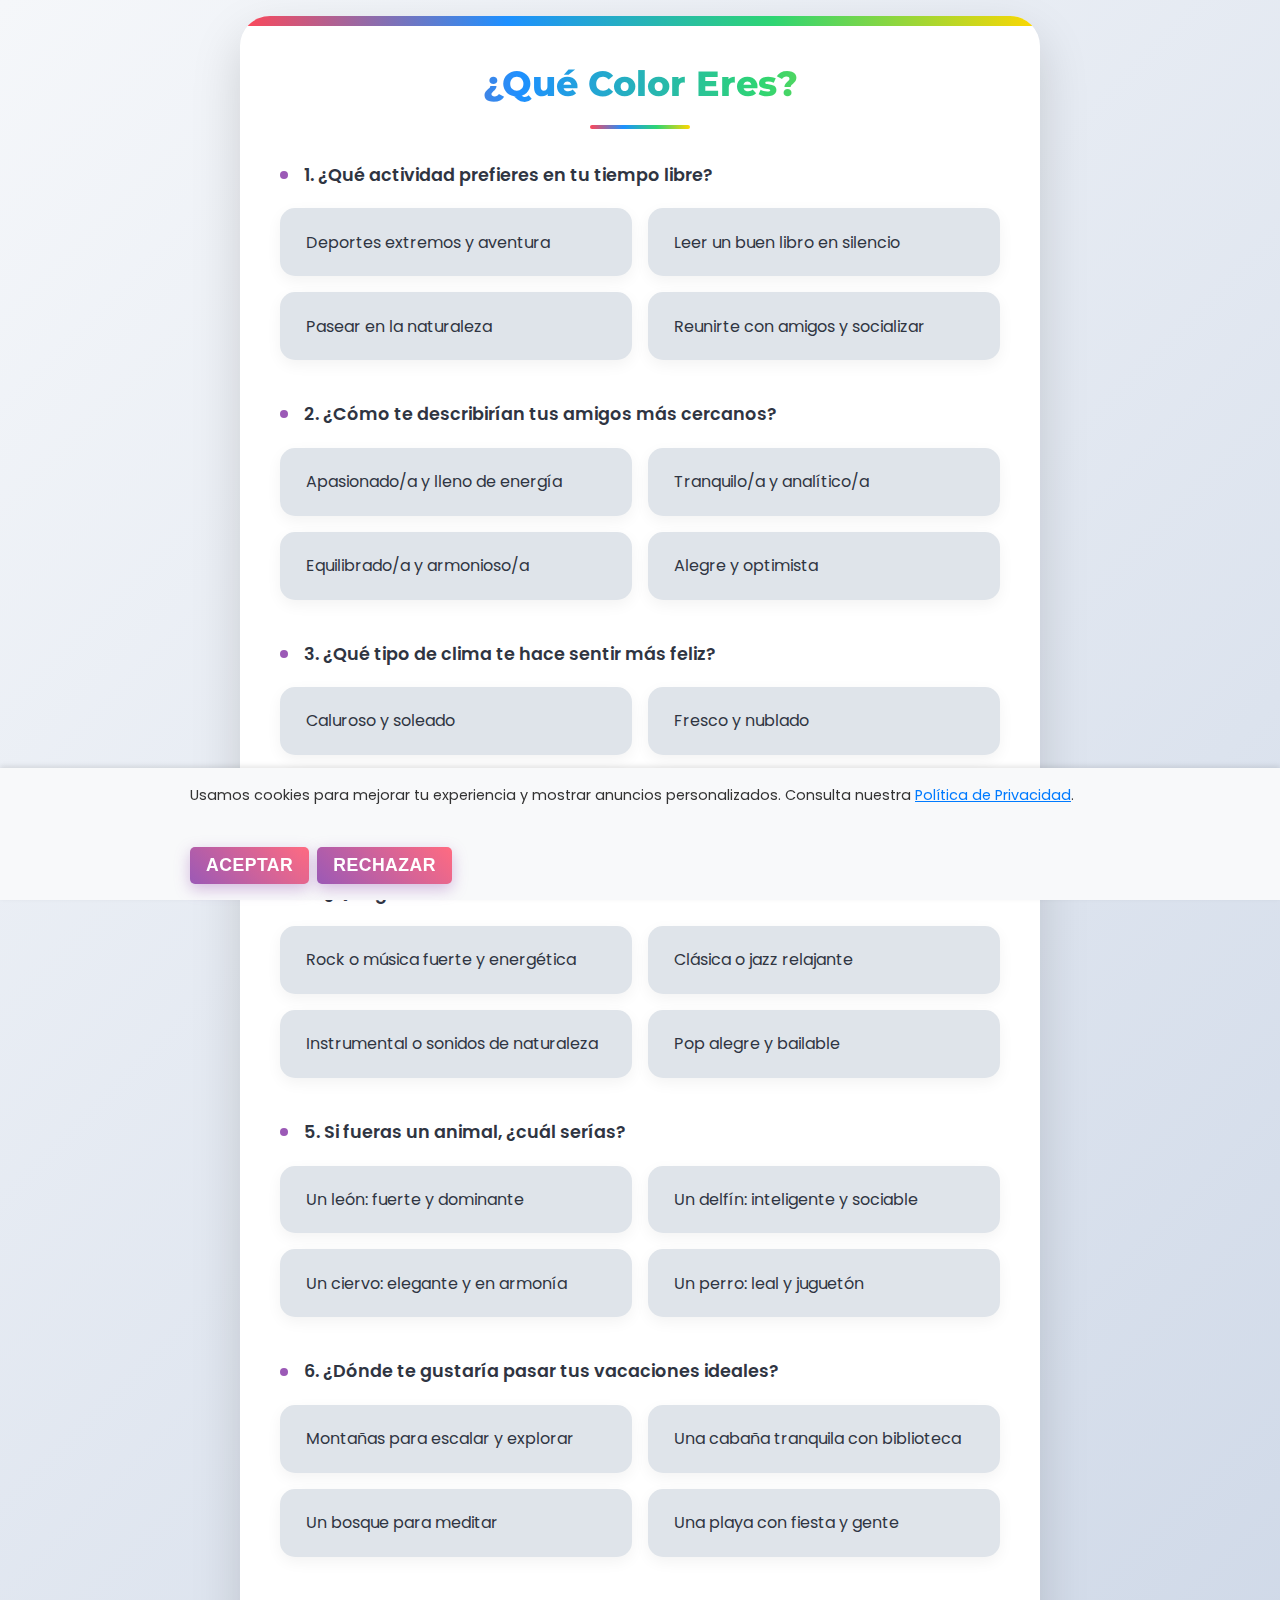
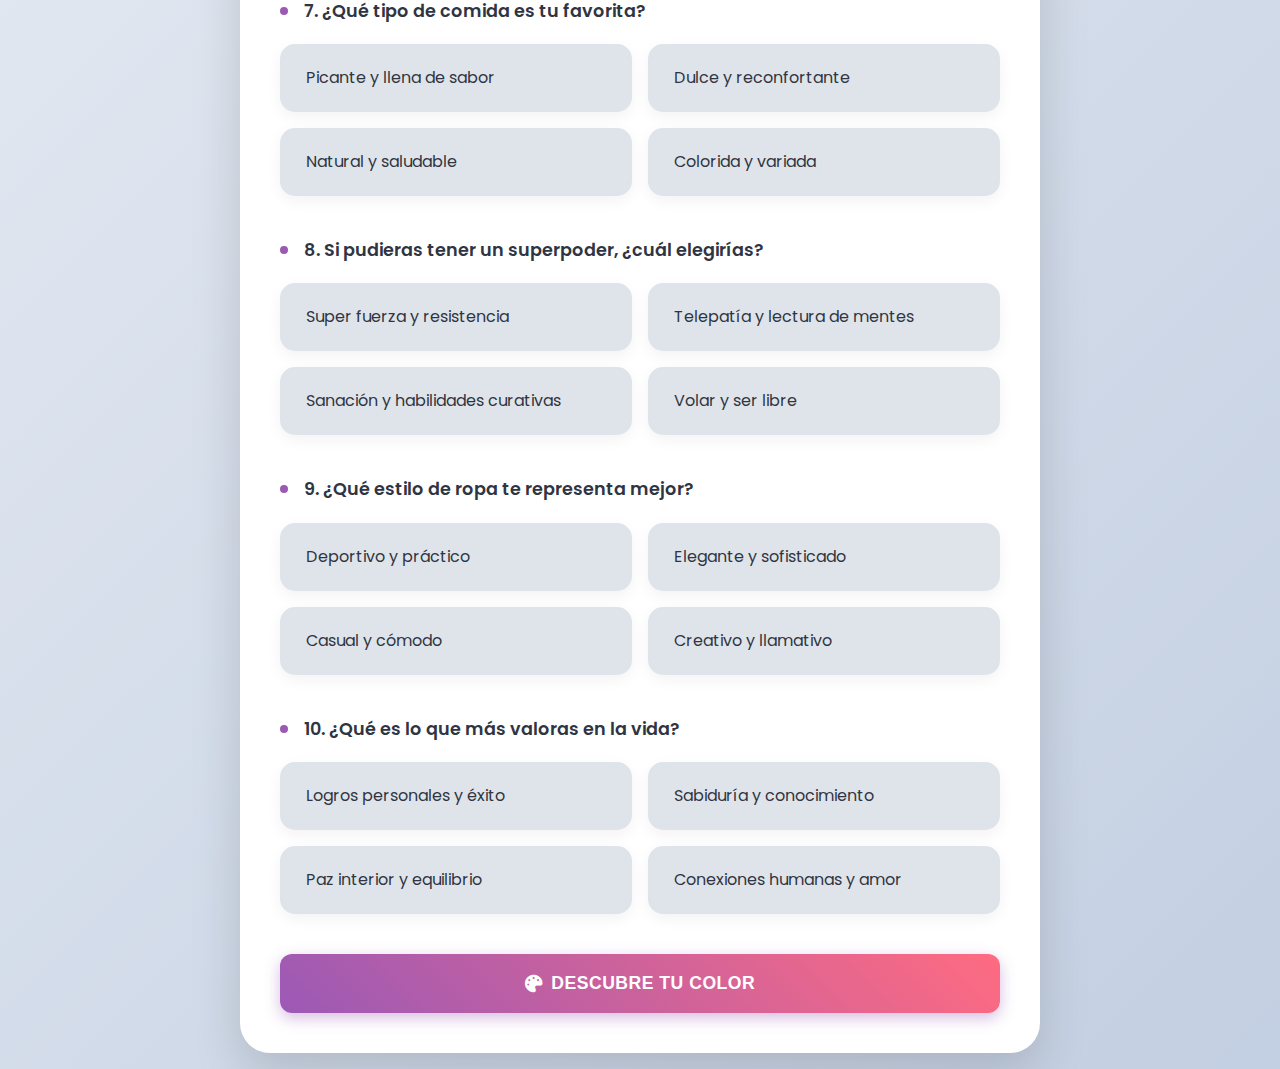
<file: index.html>
<!DOCTYPE html>
<html lang="es">
<head>
    <meta charset="UTF-8" />
    <meta name="viewport" content="width=device-width, initial-scale=1.0" />
    <title>Test de Personalidad por Color</title>
    <link rel="icon" href="favicon3.png" type="image/png" />
    <link rel="stylesheet" href="style.css">
    <link rel="preconnect" href="https://fonts.googleapis.com">
    <link rel="preconnect" href="https://fonts.gstatic.com" crossorigin>
    <link
        href="https://fonts.googleapis.com/css2?family=Poppins:wght@400;500;600;700&family=Montserrat:wght@800&display=swap"
        rel="stylesheet">
    <link rel="stylesheet" href="https://cdnjs.cloudflare.com/ajax/libs/font-awesome/6.5.1/css/all.min.css">
    <script async src="https://pagead2.googlesyndication.com/pagead/js/adsbygoogle.js?client=ca-pub-1842946349391842"
     crossorigin="anonymous"></script>
</head>
<body>
    <div class="container">
        <h1>¿Qué Color Eres?</h1>
        <form id="quizForm">
            <div id="questions"></div>
            <button type="submit"><i class="fas fa-palette"></i> Descubre Tu Color</button>
        </form>
        <div class="result" id="result">
            <div class="color-box" id="colorBox"></div>
            <h2 class="color-title" id="colorTitle"></h2>
            <p class="color-desc" id="colorDesc"></p>
            <div class="percentages" id="colorPercentages"></div>
            <div class="share-buttons">
                <a id="whatsappShare" class="whatsapp" target="_blank"><i class="fab fa-whatsapp"></i> WhatsApp</a>
                <a id="facebookShare" class="facebook" target="_blank"><i class="fab fa-facebook-f"></i> Facebook</a>
                <a id="twitterShare" class="twitter" target="_blank"><i class="fab fa-x-twitter"></i> Twitter</a>
            </div>
            <button class="restart-btn" id="restartBtn"><i class="fas fa-redo"></i> Hacer Test Nuevamente</button>
        </div>
    </div>

    <div class="celebrate" id="celebrate"></div>

    <div id="cookie-consent"
        style="position: fixed; bottom: 0; left: 0; right: 0; background: #f8f9fa; padding: 1rem; box-shadow: 0 -2px 5px rgba(0,0,0,0.1); z-index: 1000; display: none;">
        <div
            style="max-width: 900px; margin: auto; display: flex; justify-content: space-between; align-items: center; flex-wrap: wrap; gap: 1rem;">
            <span style="color: #333; font-size: 0.9rem;">
                Usamos cookies para mejorar tu experiencia y mostrar anuncios personalizados. Consulta nuestra
                <a href="politica-de-privacidad.html" style="color: #007bff; text-decoration: underline;">Política de
                    Privacidad</a>.
            </span>
            <div style="display: flex; gap: 0.5rem;">
                <button onclick="aceptarCookies()"
                    style="background-color: #007bff; color: white; border: none; padding: 0.5rem 1rem; border-radius: 5px; cursor: pointer;">
                    Aceptar
                </button>
                <button onclick="rechazarCookies()"
                    style="background-color: #6c757d; color: white; border: none; padding: 0.5rem 1rem; border-radius: 5px; cursor: pointer;">
                    Rechazar
                </button>
            </div>
        </div>
    </div>
    <script src="script.js"></script>
</body>
</html>
</file>
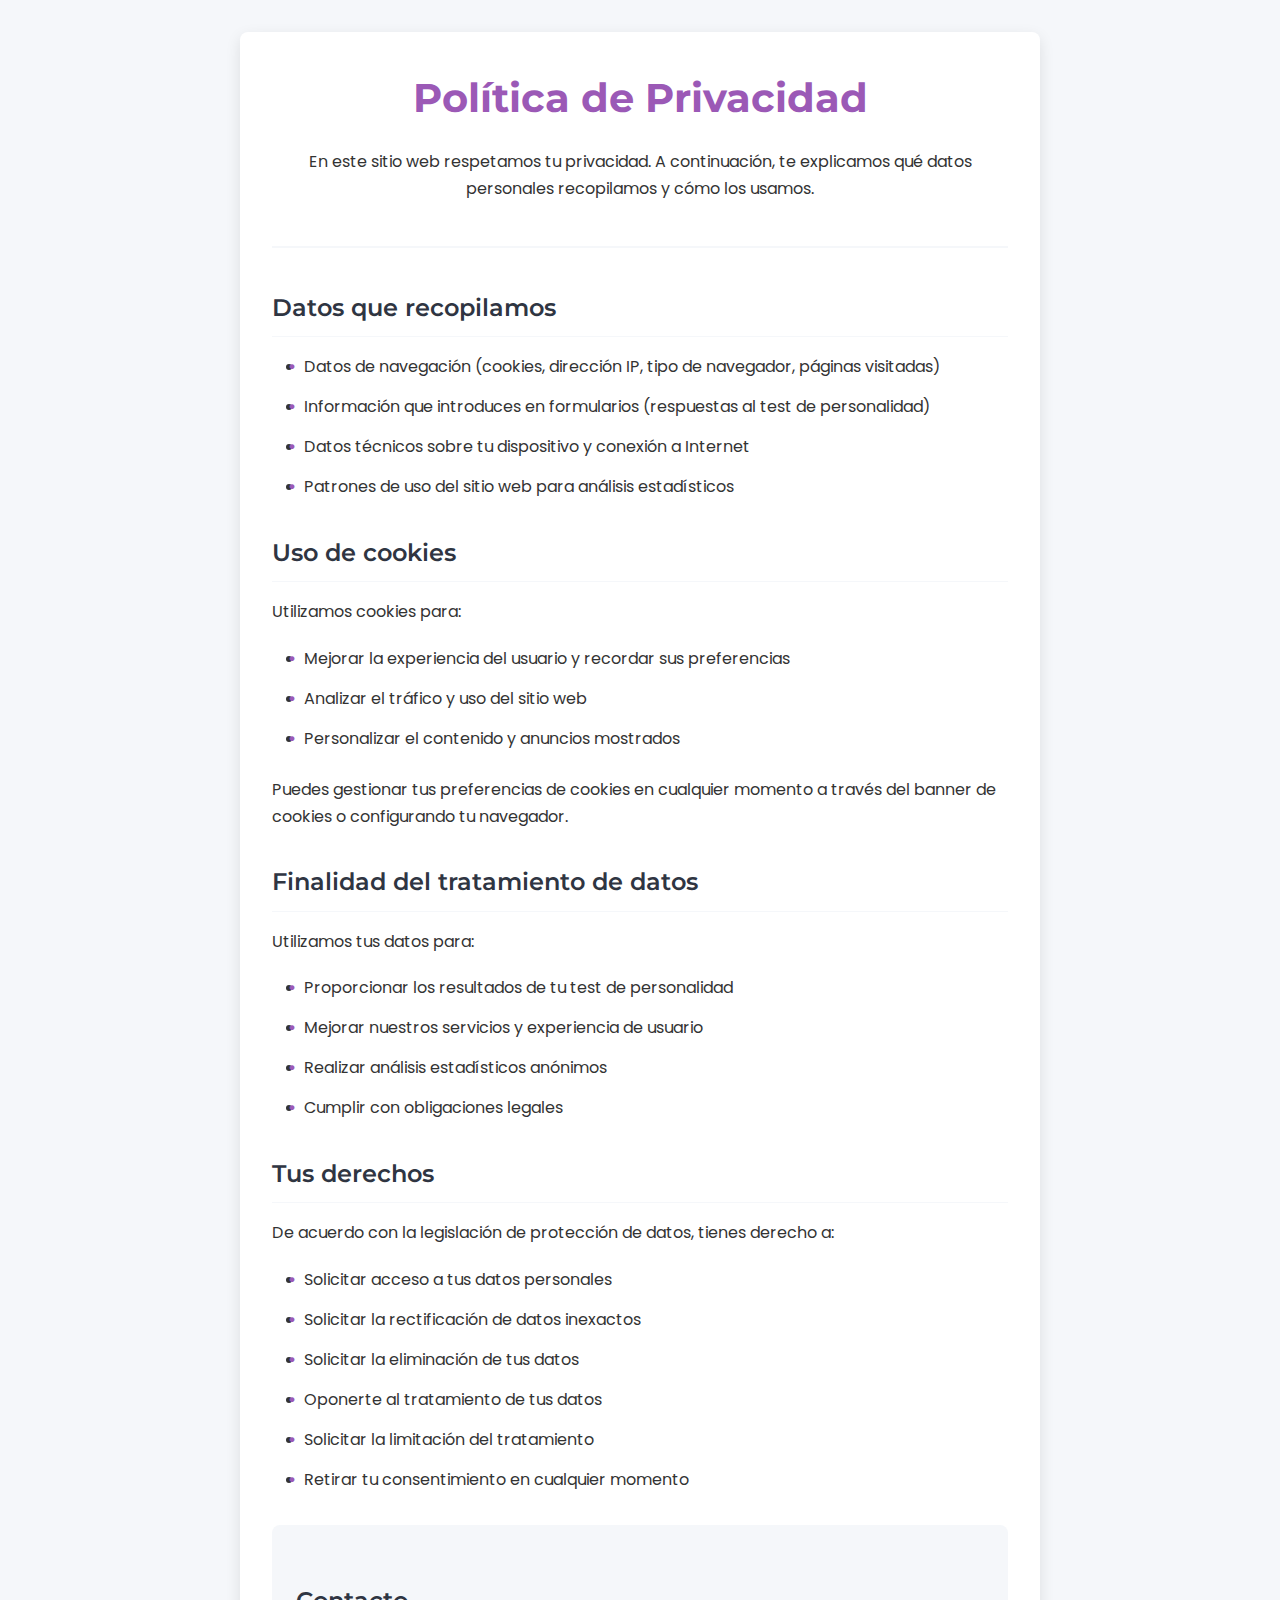
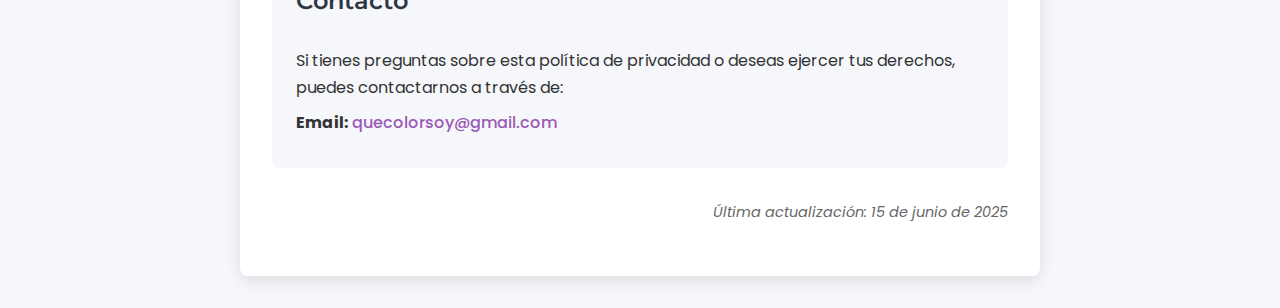
<file: politica-de-privacidad.html>
<!DOCTYPE html>
<html lang="es">
<head>
  <meta charset="UTF-8" />
  <title>Política de Privacidad - Test de Personalidad por Color</title>
  <link rel="icon" href="favicon3.png" type="image/png" />
  <meta name="viewport" content="width=device-width, initial-scale=1.0" />
  <link rel="preconnect" href="https://fonts.googleapis.com">
  <link rel="preconnect" href="https://fonts.gstatic.com" crossorigin>
  <link href="https://fonts.googleapis.com/css2?family=Poppins:wght@300;400;500;600;700&family=Montserrat:wght@600;700&display=swap" rel="stylesheet">
  <style>
    :root {
      --primary-color: #9B59B6;
      --secondary-color: #2F3542;
      --text-color: #333;
      --light-gray: #f5f7fa;
      --white: #ffffff;
      --border-radius: 8px;
      --box-shadow: 0 5px 15px rgba(0, 0, 0, 0.1);
    }
    
    * {
      margin: 0;
      padding: 0;
      box-sizing: border-box;
    }
    
    body {
      font-family: 'Poppins', sans-serif;
      line-height: 1.7;
      color: var(--text-color);
      background-color: var(--light-gray);
      padding: 0;
      margin: 0;
    }
    
    .privacy-container {
      max-width: 800px;
      margin: 2rem auto;
      padding: 2rem;
      background-color: var(--white);
      border-radius: var(--border-radius);
      box-shadow: var(--box-shadow);
    }
    
    header {
      text-align: center;
      margin-bottom: 2.5rem;
      padding-bottom: 1.5rem;
      border-bottom: 2px solid var(--light-gray);
    }
    
    h1 {
      font-family: 'Montserrat', sans-serif;
      font-weight: 700;
      color: var(--primary-color);
      font-size: 2.5rem;
      margin-bottom: 1rem;
    }
    
    h2 {
      font-family: 'Montserrat', sans-serif;
      font-weight: 600;
      color: var(--secondary-color);
      font-size: 1.5rem;
      margin: 2rem 0 1rem;
      padding-bottom: 0.5rem;
      border-bottom: 1px solid var(--light-gray);
    }
    
    p {
      margin-bottom: 1.2rem;
      font-size: 1rem;
    }
    
    ul {
      margin: 1rem 0 1.5rem 2rem;
    }
    
    li {
      margin-bottom: 0.8rem;
      position: relative;
    }
    
    li:before {
      content: "•";
      color: var(--primary-color);
      font-weight: bold;
      display: inline-block;
      width: 1em;
      margin-left: -1em;
    }
    
    a {
      color: var(--primary-color);
      text-decoration: none;
      font-weight: 500;
      transition: all 0.3s ease;
    }
    
    a:hover {
      text-decoration: underline;
      color: darken(var(--primary-color), 10%);
    }
    
    .contact-info {
      background-color: var(--light-gray);
      padding: 1.5rem;
      border-radius: var(--border-radius);
      margin: 2rem 0;
    }
    
    .contact-info p {
      margin-bottom: 0.5rem;
    }
    
    .last-updated {
      font-style: italic;
      text-align: right;
      color: #666;
      font-size: 0.9rem;
      margin-top: 2rem;
    }
    
    @media (max-width: 768px) {
      .privacy-container {
        margin: 1rem;
        padding: 1.5rem;
      }
      
      h1 {
        font-size: 2rem;
      }
      
      h2 {
        font-size: 1.3rem;
      }
    }
    
    @media (max-width: 480px) {
      .privacy-container {
        padding: 1rem;
      }
      
      h1 {
        font-size: 1.8rem;
      }
      
      ul {
        margin-left: 1.5rem;
      }
    }
  </style>
</head>
<body>
  <div class="privacy-container">
    <header>
      <h1>Política de Privacidad</h1>
      <p>En este sitio web respetamos tu privacidad. A continuación, te explicamos qué datos personales recopilamos y cómo los usamos.</p>
    </header>

    <section>
      <h2>Datos que recopilamos</h2>
      <ul>
        <li>Datos de navegación (cookies, dirección IP, tipo de navegador, páginas visitadas)</li>
        <li>Información que introduces en formularios (respuestas al test de personalidad)</li>
        <li>Datos técnicos sobre tu dispositivo y conexión a Internet</li>
        <li>Patrones de uso del sitio web para análisis estadísticos</li>
      </ul>
    </section>

    <section>
      <h2>Uso de cookies</h2>
      <p>Utilizamos cookies para:</p>
      <ul>
        <li>Mejorar la experiencia del usuario y recordar sus preferencias</li>
        <li>Analizar el tráfico y uso del sitio web</li>
        <li>Personalizar el contenido y anuncios mostrados</li>
      </ul>
      <p>Puedes gestionar tus preferencias de cookies en cualquier momento a través del banner de cookies o configurando tu navegador.</p>
    </section>

    <section>
      <h2>Finalidad del tratamiento de datos</h2>
      <p>Utilizamos tus datos para:</p>
      <ul>
        <li>Proporcionar los resultados de tu test de personalidad</li>
        <li>Mejorar nuestros servicios y experiencia de usuario</li>
        <li>Realizar análisis estadísticos anónimos</li>
        <li>Cumplir con obligaciones legales</li>
      </ul>
    </section>

    <section>
      <h2>Tus derechos</h2>
      <p>De acuerdo con la legislación de protección de datos, tienes derecho a:</p>
      <ul>
        <li>Solicitar acceso a tus datos personales</li>
        <li>Solicitar la rectificación de datos inexactos</li>
        <li>Solicitar la eliminación de tus datos</li>
        <li>Oponerte al tratamiento de tus datos</li>
        <li>Solicitar la limitación del tratamiento</li>
        <li>Retirar tu consentimiento en cualquier momento</li>
      </ul>
    </section>

    <div class="contact-info">
      <h2>Contacto</h2>
      <p>Si tienes preguntas sobre esta política de privacidad o deseas ejercer tus derechos, puedes contactarnos a través de:</p>
      <p><strong>Email:</strong> <a href="mailto:quecolorsoy@gmail.com">quecolorsoy@gmail.com</a></p>
    </div>

    <p class="last-updated">Última actualización: 15 de junio de 2025</p>
  </div>
</body>
</html>
</file>
<file: style.css>
:root {
      --rojo: #FF4757;
      --azul: #1E90FF;
      --verde: #2ED573;
      --amarillo: #FFD700;
      --rosa: #FF6B81;
      --morado: #9B59B6;
      --blanco: #FFFFFF;
      --negro: #2F3542;
      --gris: #DFE4EA;
    }
    
    * {
      box-sizing: border-box;
      margin: 0;
      padding: 0;
    }
    
    body {
      font-family: 'Poppins', sans-serif;
      background: linear-gradient(135deg, #f5f7fa 0%, #c3cfe2 100%);
      display: flex;
      align-items: center;
      justify-content: center;
      min-height: 100vh;
      margin: 0;
      padding: 1rem;
      color: var(--negro);
      line-height: 1.6;
    }
    
    .container {
      background: white;
      padding: 2.5rem;
      border-radius: 30px;
      box-shadow: 0 20px 50px rgba(0, 0, 0, 0.15);
      max-width: 800px;
      width: 100%;
      animation: fadeIn 0.8s cubic-bezier(0.175, 0.885, 0.32, 1.275);
      position: relative;
      overflow: hidden;
    }
    
    .container::before {
      content: '';
      position: absolute;
      top: 0;
      left: 0;
      width: 100%;
      height: 10px;
      background: linear-gradient(90deg, var(--rojo), var(--azul), var(--verde), var(--amarillo));
    }
    
    h1 {
      text-align: center;
      color: var(--negro);
      margin-bottom: 2rem;
      font-size: 2.2rem;
      font-family: 'Montserrat', sans-serif;
      font-weight: 800;
      background: linear-gradient(90deg, var(--rojo), var(--azul), var(--verde), var(--amarillo));
      -webkit-background-clip: text;
      -webkit-text-fill-color: transparent;
      position: relative;
    }
    
    h1::after {
      content: '';
      display: block;
      width: 100px;
      height: 4px;
      background: linear-gradient(90deg, var(--rojo), var(--azul), var(--verde), var(--amarillo));
      margin: 0.8rem auto;
      border-radius: 2px;
    }
    
    .question {
      margin-bottom: 2.5rem;
      position: relative;
    }
    
    .question p {
      font-weight: 600;
      margin-bottom: 1.2rem;
      font-size: 1.1rem;
      color: var(--negro);
      padding-left: 1.5rem;
      position: relative;
    }
    
    .question p::before {
      content: '';
      position: absolute;
      left: 0;
      top: 50%;
      transform: translateY(-50%);
      width: 8px;
      height: 8px;
      border-radius: 50%;
      background: var(--morado);
    }
    
    .options-grid {
      display: grid;
      grid-template-columns: repeat(2, 1fr);
      gap: 1rem;
    }
    
    .option {
      background-color: var(--gris);
      padding: 1.2rem 1.5rem;
      border-radius: 15px;
      cursor: pointer;
      transition: all 0.3s ease;
      border: 2px solid transparent;
      position: relative;
      overflow: hidden;
      box-shadow: 0 5px 15px rgba(0, 0, 0, 0.05);
    }
    
    .option:hover {
      transform: translateY(-3px);
      box-shadow: 0 8px 20px rgba(0, 0, 0, 0.1);
      background-color: #e9ecef;
    }
    
    input[type="radio"] {
      display: none;
    }
    
    input[type="radio"]:checked + .option {
      transform: scale(0.98);
      box-shadow: 0 0 0 3px rgba(0, 0, 0, 0.1);
      background-color: #dee2e6;
      border-color: #adb5bd;
    }
    
    button {
      width: 100%;
      padding: 1.2rem;
      background: linear-gradient(45deg, var(--morado), var(--rosa));
      color: white;
      border: none;
      border-radius: 12px;
      font-size: 1.1rem;
      font-weight: 600;
      cursor: pointer;
      transition: all 0.3s ease;
      margin-top: 1.5rem;
      box-shadow: 0 5px 15px rgba(155, 89, 182, 0.4);
      letter-spacing: 0.5px;
      text-transform: uppercase;
      display: flex;
      align-items: center;
      justify-content: center;
      gap: 0.5rem;
    }
    
    button:hover {
      transform: translateY(-2px);
      box-shadow: 0 8px 20px rgba(155, 89, 182, 0.6);
    }
    
    button:active {
      transform: translateY(0);
    }
    
    .result {
      text-align: center;
      margin-top: 1rem;
      display: none;
      animation: fadeIn 0.8s ease-out;
    }
    
    .color-box {
      width: 150px;
      height: 150px;
      margin: 1.5rem auto;
      border-radius: 50%;
      border: 8px solid white;
      box-shadow: 0 10px 30px rgba(0, 0, 0, 0.2);
      position: relative;
      transition: all 0.5s ease;
    }
    
    .color-box::after {
      content: '';
      position: absolute;
      top: -8px;
      left: -8px;
      right: -8px;
      bottom: -8px;
      border-radius: 50%;
      border: 2px dashed currentColor;
      opacity: 0.3;
      animation: spin 20s linear infinite;
    }
    
    .color-title {
      font-size: 2rem;
      margin: 1rem 0;
      font-family: 'Montserrat', sans-serif;
      font-weight: 800;
      position: relative;
      display: inline-block;
    }
    
    .color-title::after {
      content: '';
      display: block;
      width: 60px;
      height: 4px;
      background: currentColor;
      margin: 0.5rem auto;
      border-radius: 2px;
      opacity: 0.5;
    }
    
    .color-desc {
      max-width: 600px;
      margin: 0 auto 1.5rem;
      font-size: 1.1rem;
      color: var(--negro);
    }
    
    .percentages {
      margin: 2rem auto;
      max-width: 400px;
      background: rgba(223, 228, 234, 0.5);
      padding: 1.5rem;
      border-radius: 15px;
      position: relative;
    }
    
    .percentages::before {
      content: 'Tus resultados:';
      position: absolute;
      top: -10px;
      left: 20px;
      background: white;
      padding: 0 10px;
      font-weight: 600;
      color: var(--morado);
    }
    
    .percentage-item {
      display: flex;
      align-items: center;
      margin: 0.8rem 0;
    }
    
    .percentage-bar {
      height: 20px;
      border-radius: 10px;
      margin-left: 1rem;
      flex-grow: 1;
      background: var(--gris);
      overflow: hidden;
      position: relative;
    }
    
    .percentage-fill {
      height: 100%;
      border-radius: 10px;
      transition: width 1s ease-out;
    }
    
    .percentage-fill.rojo { background: var(--rojo); }
    .percentage-fill.azul { background: var(--azul); }
    .percentage-fill.verde { background: var(--verde); }
    .percentage-fill.amarillo { background: var(--amarillo); }
    
    .percentage-text {
      min-width: 80px;
      font-weight: 600;
      display: flex;
      align-items: center;
      gap: 0.3rem;
    }
    
    .percentage-text i {
      font-size: 0.9rem;
    }
    
    .share-buttons {
      margin-top: 2.5rem;
      display: flex;
      justify-content: center;
      gap: 1.5rem;
      flex-wrap: wrap;
    }
    
    .share-buttons a {
      display: inline-flex;
      align-items: center;
      gap: 0.5rem;
      background-color: var(--negro);
      color: white;
      padding: 0.8rem 1.5rem;
      border-radius: 50px;
      text-decoration: none;
      font-weight: 600;
      transition: all 0.3s ease;
      box-shadow: 0 5px 15px rgba(0, 0, 0, 0.1);
    }
    
    .share-buttons a:hover {
      transform: translateY(-3px);
      box-shadow: 0 8px 20px rgba(0, 0, 0, 0.2);
    }
    
    .share-buttons a.whatsapp {
      background-color: var(--verde);
    }
    
    .share-buttons a.facebook {
      background-color: var(--azul);
    }
    
    .share-buttons a.twitter {
      background-color: #212121;
    }
    
    .restart-btn {
      background: linear-gradient(45deg, var(--negro), #57606f) !important;
      box-shadow: 0 5px 15px rgba(47, 53, 66, 0.4) !important;
      margin-top: 2rem !important;
    }
    
    @keyframes fadeIn {
      from { opacity: 0; transform: translateY(30px); }
      to   { opacity: 1; transform: translateY(0); }
    }
    
    @keyframes spin {
      from { transform: rotate(0deg); }
      to   { transform: rotate(360deg); }
    }
    
    @keyframes pulse {
      0% { transform: scale(1); }
      50% { transform: scale(1.05); }
      100% { transform: scale(1); }
    }
    
    @media (max-width: 768px) {
      .container {
        padding: 1.5rem;
        border-radius: 20px;
      }
      
      h1 {
        font-size: 1.8rem;
      }
      
      .options-grid {
        grid-template-columns: 1fr;
      }
      
      .color-box {
        width: 120px;
        height: 120px;
      }
      
      .color-title {
        font-size: 1.6rem;
      }
    }
    
    /* Animación especial para el resultado */
    .celebrate {
      position: fixed;
      top: 0;
      left: 0;
      width: 100%;
      height: 100%;
      pointer-events: none;
      z-index: 100;
      display: flex;
      justify-content: center;
      align-items: center;
      opacity: 0;
    }
    
    .confetti {
      position: absolute;
      width: 10px;
      height: 10px;
      background-color: currentColor;
      opacity: 0;
    }
</file>
